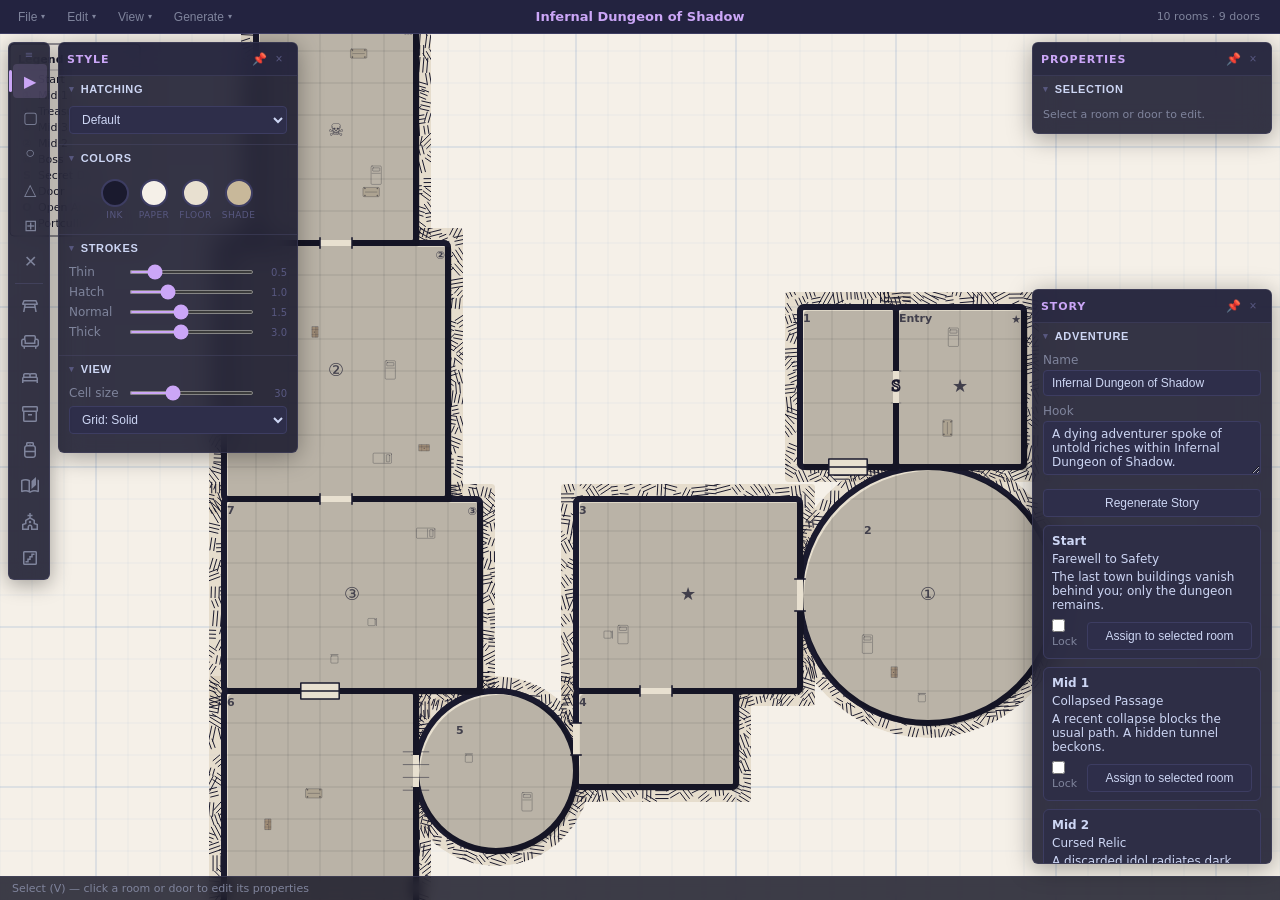
<file: index.html>
<!DOCTYPE html>
<html lang="en">
<head>
  <meta charset="utf-8">
  <meta name="viewport" content="width=device-width, initial-scale=1.0">
  <title>Dungeon Designer</title>
  <link rel="stylesheet" href="css/style.css">
  <link rel="stylesheet" href="https://fonts.googleapis.com/css2?family=Material+Symbols+Outlined:opsz,wght,FILL,GRAD@24,400,0,0">
</head>
<body>

  <div id="app">

    <!-- ═══════════════════════ TOP MENU BAR ═══════════════════════ -->
    <header id="menubar">

      <!-- File menu -->
      <div class="menu-item" data-menu="file">
        <button class="menu-trigger">File <span class="chevron">▾</span></button>
        <div class="menu-dropdown">
          <button id="btn-save-json">Save JSON <span class="shortcut">Ctrl+S</span></button>
          <button id="btn-load-json">Load JSON…</button>
          <input type="file" id="input-load-json" accept=".json">
          <div class="menu-sep"></div>
          <button id="btn-export-png">Export PNG</button>
          <button id="btn-export-svg">Export SVG</button>
          <div class="menu-sep"></div>
          <button id="btn-save-adventure">Save Adventure</button>
        </div>
      </div>

      <!-- Edit menu -->
      <div class="menu-item" data-menu="edit">
        <button class="menu-trigger">Edit <span class="chevron">▾</span></button>
        <div class="menu-dropdown">
          <button id="btn-undo">Undo <span class="shortcut">Ctrl+Z</span></button>
          <button id="btn-redo">Redo <span class="shortcut">Ctrl+Y</span></button>
          <div class="menu-sep"></div>
          <button id="btn-clear" class="menu-btn-danger">Clear All</button>
        </div>
      </div>

      <!-- View menu -->
      <div class="menu-item" data-menu="view">
        <button class="menu-trigger">View <span class="chevron">▾</span></button>
        <div class="menu-dropdown">
          <button data-toggle-panel="panel-style" data-checked="true">Style Panel</button>
          <button data-toggle-panel="panel-props" data-checked="true">Properties Panel</button>
          <button data-toggle-panel="panel-story" data-checked="true">Story Panel</button>
          <div class="menu-sep"></div>
          <button data-toggle-opt="chk-shadows" data-checked="true">Shadows</button>
          <button data-toggle-opt="chk-props" data-checked="true">Props</button>
          <button data-toggle-opt="chk-merge" data-checked="false">Merge Rooms</button>
          <button data-toggle-opt="chk-legend" data-checked="true">Legend</button>
          <button data-toggle-opt="chk-graph-paper" data-checked="true">Graph Paper</button>
          <button data-toggle-opt="chk-web-glyphs" data-checked="false">Web Glyphs</button>
          <button id="btn-resize" data-checked="false">Resize Rooms</button>
          <div class="menu-sep"></div>
          <button id="btn-reset-layout">Reset Panel Layout</button>
        </div>
      </div>

      <!-- Generate menu -->
      <div class="menu-item" data-menu="generate">
        <button class="menu-trigger">Generate <span class="chevron">▾</span></button>
        <div class="menu-dropdown">
          <div class="menu-control">
            <span>Seed</span>
            <input id="input-seed" type="number" value="12345" min="1" max="999999999">
          </div>
          <div class="menu-control">
            <span>Method</span>
            <select id="sel-gen-method">
              <option value="organic">Organic</option>
              <option value="bsp">BSP</option>
              <option value="classic">Rooms + Corridors</option>            <option value="caves">Caves (Perlin-like)</option>            </select>
          </div>
          <div class="menu-control">
            <span>Size</span>
            <select id="sel-gen-size">
              <option value="small">Small</option>
              <option value="medium" selected>Medium</option>
              <option value="large">Large</option>
            </select>
          </div>
          <div class="menu-sep"></div>
          <button id="btn-generate" class="menu-btn-accent">⚡ Generate Dungeon</button>
        </div>
      </div>

      <!-- Spacer -->
      <div class="menubar-spacer"></div>

      <!-- Center: dungeon title -->
      <span class="menubar-title" id="menubar-title">Dungeon Designer</span>

      <!-- Spacer -->
      <div class="menubar-spacer"></div>

      <!-- Right: stats -->
      <span class="menubar-stats" id="dungeon-stats">0 rooms · 0 doors</span>
    </header>

    <!-- ═══════════════════════ WORKSPACE ═══════════════════════ -->
    <div id="workspace">

      <!-- Canvas (fills workspace) -->
      <main id="canvas-area">
        <canvas id="dungeon-canvas"></canvas>
        <div id="status-bar"></div>
      </main>

      <!-- ── Tool Rail ── -->
      <div id="tool-rail">
        <div class="rail-grip" title="Drag tool rail">≡</div>
        <button class="tool-btn active" data-tool="select" data-tooltip="Select (V)">▶</button>
        <button class="tool-btn" data-tool="room" data-tooltip="Draw Room (R)">▢</button>
        <button class="tool-btn" data-tool="round-room" data-tooltip="Round Room (C)">○</button>
        <button class="tool-btn" data-tool="polygon" data-tooltip="Polygon Room (P)">△</button>
        <button class="tool-btn" data-tool="door" data-tooltip="Place Door (D)">⊞</button>
        <button class="tool-btn" data-tool="erase" data-tooltip="Erase (E)">✕</button>
        <div class="rail-separator"></div>
        <button class="tool-btn" data-tool="prop-table" data-tooltip="Table (1)"><span class="material-symbols-outlined">table_restaurant</span></button>
        <button class="tool-btn" data-tool="prop-chair" data-tooltip="Chair (2)"><span class="material-symbols-outlined">chair</span></button>
        <button class="tool-btn" data-tool="prop-bed" data-tooltip="Bed (3)"><span class="material-symbols-outlined">bed</span></button>
        <button class="tool-btn" data-tool="prop-chest" data-tooltip="Chest (4)"><span class="material-symbols-outlined">inventory_2</span></button>
        <button class="tool-btn" data-tool="prop-barrel" data-tooltip="Barrel (5)"><span class="material-symbols-outlined">propane_tank</span></button>
        <button class="tool-btn" data-tool="prop-bookshelf" data-tooltip="Bookshelf (6)"><span class="material-symbols-outlined">auto_stories</span></button>
        <button class="tool-btn" data-tool="prop-altar" data-tooltip="Altar (7)"><span class="material-symbols-outlined">church</span></button>
        <button class="tool-btn" data-tool="prop-stairs" data-tooltip="Stairs (8)"><span class="material-symbols-outlined">stairs</span></button>
      </div>

      <!-- ── Style Panel (left floating) ── -->
      <div class="floating-panel" id="panel-style">
        <div class="panel-titlebar">
          <h2>Style</h2>
          <button class="panel-titlebar-btn pin-btn" title="Pin panel" data-pinned="true">📌</button>
          <button class="panel-titlebar-btn close-btn" title="Close panel">×</button>
        </div>
        <div class="panel-body">

          <!-- Hatching -->
          <div class="collapse-section">
            <button class="collapse-header">
              <span class="section-chevron">▾</span> Hatching
            </button>
            <div class="collapse-content">
              <div class="ctrl-row">
                <select id="sel-hatching">
                  <option value="default">Default</option>
                  <option value="stonework">Stonework</option>
                  <option value="bricks">Bricks</option>
                  <option value="dots">Dots</option>
                  <option value="none">None</option>
                </select>
              </div>
            </div>
          </div>

          <!-- Colors -->
          <div class="collapse-section">
            <button class="collapse-header">
              <span class="section-chevron">▾</span> Colors
            </button>
            <div class="collapse-content">
              <div class="color-swatches">
                <label class="color-swatch">
                  <div class="swatch-circle" id="swatch-ink" style="background:#1a1a2e"></div>
                  <span class="swatch-label">Ink</span>
                  <input type="color" id="col-ink" value="#1a1a2e">
                </label>
                <label class="color-swatch">
                  <div class="swatch-circle" id="swatch-paper" style="background:#f5f0e8"></div>
                  <span class="swatch-label">Paper</span>
                  <input type="color" id="col-paper" value="#f5f0e8">
                </label>
                <label class="color-swatch">
                  <div class="swatch-circle" id="swatch-floor" style="background:#e8e0d0"></div>
                  <span class="swatch-label">Floor</span>
                  <input type="color" id="col-floor" value="#e8e0d0">
                </label>
                <label class="color-swatch">
                  <div class="swatch-circle" id="swatch-shading" style="background:#c8b89a"></div>
                  <span class="swatch-label">Shade</span>
                  <input type="color" id="col-shading" value="#c8b89a">
                </label>
              </div>
            </div>
          </div>

          <!-- Strokes -->
          <div class="collapse-section">
            <button class="collapse-header">
              <span class="section-chevron">▾</span> Strokes
            </button>
            <div class="collapse-content">
              <div class="ctrl-slider">
                <span class="slider-label">Thin</span>
                <input type="range" id="stroke-thin" min="0.2" max="2" step="0.1" value="0.5">
                <span class="slider-value">0.5</span>
              </div>
              <div class="ctrl-slider">
                <span class="slider-label">Hatch</span>
                <input type="range" id="stroke-hatch" min="0.2" max="3" step="0.1" value="1.0">
                <span class="slider-value">1.0</span>
              </div>
              <div class="ctrl-slider">
                <span class="slider-label">Normal</span>
                <input type="range" id="stroke-normal" min="0.5" max="3" step="0.1" value="1.5">
                <span class="slider-value">1.5</span>
              </div>
              <div class="ctrl-slider">
                <span class="slider-label">Thick</span>
                <input type="range" id="stroke-thick" min="1" max="6" step="0.2" value="3.0">
                <span class="slider-value">3.0</span>
              </div>
            </div>
          </div>

          <!-- View -->
          <div class="collapse-section">
            <button class="collapse-header">
              <span class="section-chevron">▾</span> View
            </button>
            <div class="collapse-content">
              <div class="ctrl-slider">
                <span class="slider-label">Cell size</span>
                <input type="range" id="cell-size" min="16" max="64" step="4" value="30">
                <span class="slider-value">30</span>
              </div>
              <div class="ctrl-row">
                <select id="sel-grid">
                  <option value="none">Grid: None</option>
                  <option value="dotted">Grid: Dotted</option>
                  <option value="dashed">Grid: Dashed</option>
                  <option value="solid" selected>Grid: Solid</option>
                </select>
              </div>
              <!-- Hidden checkboxes that the View menu and syncStyle read from -->
              <input type="checkbox" id="chk-shadows" checked style="display:none">
              <input type="checkbox" id="chk-props" checked style="display:none">
              <input type="checkbox" id="chk-merge" style="display:none">
              <input type="checkbox" id="chk-legend" checked style="display:none">
              <input type="checkbox" id="chk-graph-paper" checked style="display:none">
              <input type="checkbox" id="chk-web-glyphs" style="display:none">
            </div>
          </div>

        </div>
      </div>

      <!-- ── Properties Panel (right floating) ── -->
      <div class="floating-panel" id="panel-props">
        <div class="panel-titlebar">
          <h2>Properties</h2>
          <button class="panel-titlebar-btn pin-btn" title="Pin panel" data-pinned="true">📌</button>
          <button class="panel-titlebar-btn close-btn" title="Close panel">×</button>
        </div>
        <div class="panel-body">

          <div class="collapse-section">
            <button class="collapse-header">
              <span class="section-chevron">▾</span> Selection
            </button>
            <div class="collapse-content">
              <p id="props-empty" style="font-size:11px;color:var(--text-dim);padding:2px 0;">Select a room or door to edit.</p>

              <div id="props-room" style="display:none">
                <div class="ctrl-row">
                  <span>Label</span>
                  <input type="text" id="prop-room-label" placeholder="Room name…">
                </div>
                <div class="ctrl-row">
                  <span>Order</span>
                  <input type="text" id="prop-room-order" placeholder="Entry, 1, 2…">
                </div>
                <div class="ctrl-row">
                  <span>Type</span>
                  <select id="prop-room-type">
                    <option value="normal">Normal</option>
                    <option value="entrance">Entrance</option>
                    <option value="boss">Boss Room</option>
                    <option value="treasure">Treasure</option>
                    <option value="trap">Trap</option>
                  </select>
                </div>
                <div class="ctrl-row">
                  <span>Icon</span>
                  <select id="prop-room-icon">
                    <option value="none">— None —</option>
                    <option value="start">★ Start</option>
                    <option value="entrance">▲ Entrance</option>
                    <option value="exit">▼ Exit</option>
                    <option value="boss">☠ Boss</option>
                    <option value="treasure">★ Treasure</option>
                    <option value="trap">⚠ Trap</option>
                    <option value="shrine">✝ Shrine</option>
                    <option value="mid1">① Mid 1</option>
                    <option value="mid2">② Mid 2</option>
                    <option value="mid3">③ Mid 3</option>
                    <option value="arcane">✦ Arcane</option>
                    <option value="arcane">✦ Arcane</option>
                    <option value="prison">⊠ Prison</option>
                    <option value="armory">⚔ Armory</option>
                    <option value="forge">⚒ Forge</option>
                    <option value="throne">♛ Throne</option>
                    <option value="crypt">✠ Crypt</option>
                    <option value="library">≡ Library</option>
                    <option value="tavern">◆ Tavern</option>
                    <option value="guard">⊕ Guard Post</option>
                    <option value="puzzle">? Puzzle</option>
                  </select>
                </div>
                <div class="ctrl-row">
                  <span>Story Role</span>
                  <select id="prop-room-story-role">
                    <option value="none">None</option>
                    <option value="start">Start</option>
                    <option value="mid1">Mid 1</option>
                    <option value="mid2">Mid 2</option>
                    <option value="mid3">Mid 3</option>
                    <option value="boss">Boss</option>
                  </select>
                </div>
                <label class="ctrl-check">
                  <input type="checkbox" id="prop-room-water"> Contains water
                </label>
                <label class="ctrl-check">
                  <input type="checkbox" id="prop-room-columns"> Colonnades
                </label>
                <div class="ctrl-row">
                  <span>Notes</span>
                  <textarea id="prop-room-notes" rows="3" placeholder="Room description…"></textarea>
                </div>
                <button id="btn-delete-room" class="panel-btn danger">Delete Room</button>
              </div>

              <div id="props-door" style="display:none">
                <div class="ctrl-row">
                  <span>Door Type</span>
                  <select id="prop-door-type">
                    <option value="open">Open Archway</option>
                    <option value="door">Door</option>
                    <option value="locked">Locked Door</option>
                    <option value="secret">Secret Door</option>
                    <option value="portcullis">Portcullis</option>
                    <option value="stairs_up">Stairs Up</option>
                    <option value="stairs_down">Stairs Down</option>
                  </select>
                </div>
                <button id="btn-delete-door" class="panel-btn danger">Delete Door</button>
              </div>

              <div id="props-prop" style="display:none">
                <div class="ctrl-row">
                  <span>Decor Type</span>
                  <select id="prop-prop-type">
                    <option value="table">Table</option>
                    <option value="chair">Chair</option>
                    <option value="bed">Bed</option>
                    <option value="chest">Chest</option>
                    <option value="barrel">Barrel</option>
                    <option value="bookshelf">Bookshelf</option>
                    <option value="altar">Altar</option>
                    <option value="stairs">Stairs</option>
                  </select>
                </div>
                <div class="ctrl-row">
                  <span>Rotate</span>
                  <div style="display:flex;gap:4px">
                    <button id="btn-prop-rot-ccw" class="panel-btn" title="Rotate CCW (Q)">↺</button>
                    <button id="btn-prop-rot-cw" class="panel-btn" title="Rotate CW (W)">↻</button>
                  </div>
                </div>
                <button id="btn-delete-prop" class="panel-btn danger">Delete Prop</button>
              </div>
            </div>
          </div>

        </div>
      </div>

      <!-- ── Story Panel (right, lower floating) ── -->
      <div class="floating-panel" id="panel-story">
        <div class="panel-titlebar">
          <h2>Story</h2>
          <button class="panel-titlebar-btn pin-btn" title="Pin panel" data-pinned="true">📌</button>
          <button class="panel-titlebar-btn close-btn" title="Close panel">×</button>
        </div>
        <div class="panel-body">
          <div class="collapse-section">
            <button class="collapse-header">
              <span class="section-chevron">▾</span> Adventure
            </button>
            <div class="collapse-content">
              <div class="ctrl-row">
                <span>Name</span>
                <input type="text" id="story-name" placeholder="Dungeon name…">
              </div>
              <div class="ctrl-row">
                <span>Hook</span>
                <textarea id="story-hook" rows="3" placeholder="Adventure hook…"></textarea>
              </div>
              <div class="ctrl-row">
                <button id="btn-regenerate-story" class="panel-btn">Regenerate Story</button>
              </div>
              <div id="story-cards" class="story-cards"></div>
            </div>
          </div>
        </div>
      </div>

    </div>

  </div>

  <script type="module" src="js/main.js"></script>
</body>
</html>
</file>
<file: css/style.css>
*, *::before, *::after { box-sizing: border-box; margin: 0; padding: 0; }

:root {
  --bg-dark:    #1a1a2e;
  --bg-mid:     #232340;
  --bg-light:   #2e2e4a;
  --bg-hover:   #383860;
  --border:     #3d3d62;
  --border-light: rgba(74,74,106,0.45);
  --text:       #cdd6f4;
  --text-dim:   #7f849c;
  --text-muted: #585880;
  --accent:     #cba6f7;
  --accent-dim: rgba(203,166,247,0.15);
  --accent2:    #89b4fa;
  --green:      #a6e3a1;
  --peach:      #fab387;
  --teal:       #94e2d5;
  --danger:     #f38ba8;
  --panel-w:    240px;
  --rail-w:     42px;
  --topbar-h:   34px;
  --statusbar-h: 24px;
  --panel-glass: rgba(26,26,46,0.88);
  --panel-blur:  12px;
  --radius:     6px;
  --radius-sm:  4px;
  --transition: 180ms ease;
}

html, body {
  height: 100%; overflow: hidden;
  background: var(--bg-dark); color: var(--text);
  font-family: 'Inter', 'Segoe UI', system-ui, sans-serif;
  font-size: 13px;
}

/* ╔══════════════════════════════════════════════════════════════════════════╗
   ║  APP SHELL                                                             ║
   ╚══════════════════════════════════════════════════════════════════════════╝ */

#app {
  display: flex; flex-direction: column; height: 100%;
}

/* ╔══════════════════════════════════════════════════════════════════════════╗
   ║  TOP MENU BAR                                                          ║
   ╚══════════════════════════════════════════════════════════════════════════╝ */

#menubar {
  display: flex; align-items: center;
  height: var(--topbar-h); flex-shrink: 0;
  background: var(--bg-mid);
  border-bottom: 1px solid var(--border);
  padding: 0 8px;
  gap: 2px;
  z-index: 100;
  user-select: none;
}

/* Menu items (top-level) */
.menu-item {
  position: relative;
}

.menu-item > .menu-trigger {
  display: flex; align-items: center; gap: 4px;
  background: none; border: none; color: var(--text-dim);
  font-size: 12px; padding: 5px 10px;
  border-radius: var(--radius-sm);
  cursor: pointer;
  transition: background var(--transition), color var(--transition);
}

.menu-item > .menu-trigger:hover,
.menu-item.open > .menu-trigger {
  background: var(--bg-hover);
  color: var(--text);
}

.menu-trigger .chevron {
  font-size: 8px;
  transition: transform var(--transition);
}

.menu-item.open .menu-trigger .chevron {
  transform: rotate(180deg);
}

/* Dropdown panel */
.menu-dropdown {
  display: none;
  position: absolute;
  top: 100%; left: 0;
  min-width: 200px;
  background: var(--panel-glass);
  backdrop-filter: blur(var(--panel-blur));
  -webkit-backdrop-filter: blur(var(--panel-blur));
  border: 1px solid var(--border);
  border-radius: var(--radius);
  padding: 4px;
  box-shadow: 0 8px 32px rgba(0,0,0,0.45);
  z-index: 200;
  animation: menuSlideDown 150ms ease;
}

.menu-item.open > .menu-dropdown {
  display: block;
}

@keyframes menuSlideDown {
  from { opacity: 0; transform: translateY(-4px); }
  to   { opacity: 1; transform: translateY(0); }
}

/* Dropdown items */
.menu-dropdown button,
.menu-dropdown label {
  display: flex; align-items: center; gap: 8px;
  width: 100%;
  background: none; border: none; color: var(--text);
  font-size: 12px; padding: 6px 10px;
  border-radius: var(--radius-sm);
  cursor: pointer;
  transition: background var(--transition);
  text-align: left;
  white-space: nowrap;
}

.menu-dropdown button:hover,
.menu-dropdown label:hover {
  background: var(--bg-hover);
}

.menu-dropdown button .shortcut {
  margin-left: auto;
  color: var(--text-muted);
  font-size: 11px;
}

.menu-dropdown .menu-sep {
  height: 1px;
  background: var(--border);
  margin: 4px 8px;
}

/* Inline controls inside menu dropdowns */
.menu-dropdown .menu-control {
  display: flex; align-items: center; gap: 8px;
  padding: 6px 10px; font-size: 12px; color: var(--text-dim);
}

.menu-dropdown .menu-control select,
.menu-dropdown .menu-control input[type="number"] {
  background: var(--bg-light); color: var(--text);
  border: 1px solid var(--border); border-radius: var(--radius-sm);
  padding: 3px 6px; font-size: 12px; cursor: pointer;
}

.menu-dropdown .menu-control input[type="number"] {
  width: 100px;
}

.menu-dropdown .menu-btn-accent {
  color: var(--accent); font-weight: 600;
}
.menu-dropdown .menu-btn-accent:hover {
  background: var(--accent-dim);
}

.menu-dropdown .menu-btn-danger {
  color: var(--danger);
}
.menu-dropdown .menu-btn-danger:hover {
  background: rgba(243,139,168,0.12);
}

/* Toggle items with checkmarks */
.menu-dropdown button[data-checked="true"]::before {
  content: '✓';
  font-size: 11px;
  color: var(--accent);
  width: 16px;
  text-align: center;
  flex-shrink: 0;
}
..menu-dropdown button[data-checked="false"]::before {
  content: '';
  width: 16px;
  flex-shrink: 0;
}

.story-cards {
  display: grid;
  gap: 8px;
  margin-top: 8px;
}
.story-card {
  background: rgba(45, 45, 70, 0.8);
  border: 1px solid var(--border);
  border-radius: 6px;
  padding: 8px;
}
.story-card h3 {
  font-size: 12px;
  margin-bottom: 4px;
}
.story-card p {
  font-size: 12px;
  margin: 0 0 4px;
}
.story-card .lock-row {
  display: flex;
  align-items: center;
  gap: 4px;
  font-size: 11px;
  color: var(--text-dim);
}
}

/* Menubar spacer & right section */
.menubar-spacer { flex: 1; }

#menubar {
  position: relative;
}

.menubar-title {
  position: absolute;
  left: 50%;
  transform: translateX(-50%);
  min-width: 240px;
  max-width: 400px;
  width: auto;
  font-weight: 600;
  font-size: 13px;
  color: var(--accent);
  text-align: center;
  white-space: nowrap;
  overflow: hidden;
  text-overflow: ellipsis;
  z-index: 1;
}

.menubar-stats {
  margin-left: auto;
  z-index: 1;
  font-size: 11px;
  color: var(--text-dim);
  padding: 0 12px;
  white-space: nowrap;
}

/* ╔══════════════════════════════════════════════════════════════════════════╗
   ║  WORKSPACE                                                             ║
   ╚══════════════════════════════════════════════════════════════════════════╝ */

#workspace {
  position: relative;
  flex: 1;
  overflow: hidden;
}

/* ╔══════════════════════════════════════════════════════════════════════════╗
   ║  TOOL RAIL (left vertical strip)                                       ║
   ╚══════════════════════════════════════════════════════════════════════════╝ */

#tool-rail {
  position: absolute;
  top: 8px; left: 8px;
  width: var(--rail-w);
  display: flex; flex-direction: column; gap: 2px;
  cursor: grab;
  background: var(--panel-glass);
  backdrop-filter: blur(var(--panel-blur));
  -webkit-backdrop-filter: blur(var(--panel-blur));
  border: 1px solid var(--border-light);
  border-radius: var(--radius);
  padding: 4px;
  box-shadow: 0 4px 20px rgba(0,0,0,0.35);
  z-index: 50;
}

#tool-rail .tool-btn {
  display: flex; align-items: center; justify-content: center;
  width: 34px; height: 34px;
  background: none;
  border: none;
  border-radius: var(--radius-sm);
  color: var(--text-dim);
  font-size: 16px;
  cursor: pointer;
  transition: all var(--transition);
  position: relative;
}

#tool-rail .tool-btn .material-symbols-outlined {
  font-size: 20px;
}

#tool-rail .tool-btn:hover {
  background: var(--bg-hover);
  color: var(--text);
}

#tool-rail .tool-btn.active {
  background: var(--accent-dim);
  color: var(--accent);
}

#tool-rail .tool-btn.active::before {
  content: '';
  position: absolute;
  left: -4px; top: 6px; bottom: 6px;
  width: 3px;
  background: var(--accent);
  border-radius: 2px;
}

/* Tooltip for tool rail */
#tool-rail .tool-btn::after {
  content: attr(data-tooltip);
  position: absolute;
  left: calc(100% + 8px); top: 50%;
  transform: translateY(-50%);
  background: var(--bg-dark);
  color: var(--text);
  font-size: 11px;
  padding: 4px 8px;
  border-radius: var(--radius-sm);
  border: 1px solid var(--border);
  white-space: nowrap;
  pointer-events: none;
  opacity: 0;
  transition: opacity 150ms ease;
  z-index: 100;
}

#tool-rail .tool-btn:hover::after {
  opacity: 1;
}

#tool-rail .rail-grip {
  cursor: grab;
  user-select: none;
  color: var(--text-muted);
  text-align: center;
  padding: 2px;
  font-size: 10px;
}

#tool-rail .rail-grip:hover {
  color: var(--text);
}

#tool-rail .rail-separator {
  width: 28px;
  height: 1px;
  background: var(--text-muted);
  opacity: 0.4;
  margin: 3px auto;
}

/* ╔══════════════════════════════════════════════════════════════════════════╗
   ║  FLOATING PANELS                                                       ║
   ╚══════════════════════════════════════════════════════════════════════════╝ */

.floating-panel {
  position: absolute;
  width: var(--panel-w);
  background: var(--panel-glass);
  backdrop-filter: blur(var(--panel-blur));
  -webkit-backdrop-filter: blur(var(--panel-blur));
  border: 1px solid var(--border-light);
  border-radius: var(--radius);
  box-shadow: 0 4px 24px rgba(0,0,0,0.35);
  z-index: 40;
  overflow: hidden;
  transition: opacity var(--transition);
}

.floating-panel.hidden {
  display: none;
}

/* Panel positions */
#panel-style {
  top: 8px; left: 58px;
}
#panel-props {
  top: 8px; right: 8px;
}
#panel-story {
  bottom: 36px; right: 8px;
}

/* Panel title bar */
.panel-titlebar {
  display: flex; align-items: center;
  padding: 6px 8px;
  background: rgba(35,35,64,0.6);
  border-bottom: 1px solid var(--border-light);
  cursor: default;
  user-select: none;
}

.panel-titlebar h2 {
  font-size: 11px;
  font-weight: 700;
  text-transform: uppercase;
  letter-spacing: 0.08em;
  color: var(--accent);
  flex: 1;
}

.panel-titlebar-btn {
  display: flex; align-items: center; justify-content: center;
  width: 20px; height: 20px;
  background: none; border: none;
  color: var(--text-muted);
  font-size: 12px;
  cursor: pointer;
  border-radius: 3px;
  transition: all var(--transition);
}

.panel-titlebar-btn:hover {
  background: var(--bg-hover);
  color: var(--text);
}

.panel-titlebar-btn.pinned {
  color: var(--accent);
}

/* Panel body */
.panel-body {
  padding: 0;
  max-height: 60vh;
  overflow-y: auto;
}

/* ╔══════════════════════════════════════════════════════════════════════════╗
   ║  COLLAPSIBLE SECTIONS (inside panels)                                  ║
   ╚══════════════════════════════════════════════════════════════════════════╝ */

.collapse-section {
  border-bottom: 1px solid var(--border-light);
}

.collapse-section:last-child {
  border-bottom: none;
}

.collapse-header {
  display: flex; align-items: center; gap: 6px;
  padding: 7px 10px;
  background: none; border: none; color: var(--text);
  font-size: 11px; font-weight: 600;
  text-transform: uppercase;
  letter-spacing: 0.06em;
  cursor: pointer;
  width: 100%;
  text-align: left;
  transition: background var(--transition);
}

.collapse-header:hover {
  background: rgba(255,255,255,0.03);
}

.collapse-header .section-chevron {
  font-size: 9px;
  color: var(--text-muted);
  transition: transform var(--transition);
  flex-shrink: 0;
}

.collapse-section.collapsed .section-chevron {
  transform: rotate(-90deg);
}

.collapse-content {
  padding: 4px 10px 10px;
  overflow: hidden;
  transition: max-height 200ms ease, padding 200ms ease;
}

.collapse-section.collapsed .collapse-content {
  max-height: 0 !important;
  padding-top: 0;
  padding-bottom: 0;
}

/* ╔══════════════════════════════════════════════════════════════════════════╗
   ║  PANEL CONTROLS (inside collapsible sections)                          ║
   ╚══════════════════════════════════════════════════════════════════════════╝ */

/* Standard label + control */
.ctrl-row {
  display: flex; flex-direction: column; gap: 3px;
  margin-bottom: 8px;
  font-size: 12px;
  color: var(--text-dim);
}

.ctrl-row:last-child { margin-bottom: 0; }

.ctrl-row select,
.ctrl-row input[type="text"],
.ctrl-row input[type="number"],
.ctrl-row textarea {
  background: var(--bg-light);
  color: var(--text);
  border: 1px solid var(--border);
  border-radius: var(--radius-sm);
  padding: 5px 8px;
  font-size: 12px;
  width: 100%;
  transition: border-color var(--transition);
}

.ctrl-row select:focus,
.ctrl-row input:focus,
.ctrl-row textarea:focus {
  outline: none;
  border-color: var(--accent);
}

.ctrl-row textarea {
  resize: vertical;
  font-family: inherit;
}

/* Slider with value */
.ctrl-slider {
  display: flex; align-items: center; gap: 6px;
  margin-bottom: 6px;
  font-size: 12px;
  color: var(--text-dim);
}

.ctrl-slider span.slider-label {
  width: 54px;
  flex-shrink: 0;
}

.ctrl-slider input[type="range"] {
  flex: 1 1 auto;
  min-width: 0;
  max-width: calc(100% - 90px);
  accent-color: var(--accent);
  height: 4px;
}

.ctrl-slider .slider-value {
  width: 28px;
  text-align: right;
  font-size: 10px;
  color: var(--text-muted);
  font-variant-numeric: tabular-nums;
}

/* Checkbox row */
.ctrl-check {
  display: flex; align-items: center; gap: 6px;
  margin-bottom: 5px;
  font-size: 12px;
  color: var(--text);
  cursor: pointer;
}

.ctrl-check input[type="checkbox"] {
  accent-color: var(--accent);
  cursor: pointer;
}

/* ╔══════════════════════════════════════════════════════════════════════════╗
   ║  SMART COLOR SWATCHES                                                  ║
   ╚══════════════════════════════════════════════════════════════════════════╝ */

.color-swatches {
  display: flex; gap: 10px; flex-wrap: wrap;
  justify-content: center;
  padding: 4px 0;
}

.color-swatch {
  display: flex; flex-direction: column; align-items: center; gap: 3px;
  cursor: pointer;
  position: relative;
}

.color-swatch .swatch-circle {
  width: 28px; height: 28px;
  border-radius: 50%;
  border: 2px solid var(--border);
  transition: border-color var(--transition), transform var(--transition);
  position: relative;
  overflow: hidden;
}

.color-swatch:hover .swatch-circle {
  border-color: var(--text-dim);
  transform: scale(1.1);
}

.color-swatch .swatch-label {
  font-size: 9px;
  color: var(--text-muted);
  text-transform: uppercase;
  letter-spacing: 0.05em;
}

.color-swatch input[type="color"] {
  position: absolute;
  top: 0; left: 0;
  width: 28px; height: 28px;
  opacity: 0;
  cursor: pointer;
}

/* ╔══════════════════════════════════════════════════════════════════════════╗
   ║  PANEL BUTTONS                                                         ║
   ╚══════════════════════════════════════════════════════════════════════════╝ */

.panel-btn {
  width: 100%;
  padding: 6px;
  border-radius: var(--radius-sm);
  border: 1px solid var(--border);
  background: var(--bg-light);
  color: var(--text);
  cursor: pointer;
  font-size: 12px;
  margin-top: 6px;
  transition: all var(--transition);
}

.panel-btn:hover {
  background: var(--bg-hover);
}

.panel-btn.danger {
  border-color: var(--danger);
  color: var(--danger);
}

.panel-btn.danger:hover {
  background: var(--danger);
  color: var(--bg-dark);
}

/* ╔══════════════════════════════════════════════════════════════════════════╗
   ║  CANVAS AREA                                                           ║
   ╚══════════════════════════════════════════════════════════════════════════╝ */

#canvas-area {
  position: absolute;
  top: 0; left: 0; right: 0; bottom: 0;
  overflow: hidden;
  background: #0e0e1a;
  background-image:
    linear-gradient(rgba(255,255,255,.025) 1px, transparent 1px),
    linear-gradient(90deg, rgba(255,255,255,.025) 1px, transparent 1px);
  background-size: 30px 30px;
  cursor: crosshair;
}

#canvas-area.tool-select     { cursor: default; }
#canvas-area.tool-room       { cursor: crosshair; }
#canvas-area.tool-round-room { cursor: crosshair; }
#canvas-area.tool-polygon    { cursor: crosshair; }
#canvas-area.tool-door       { cursor: cell; }
#canvas-area.tool-erase      { cursor: not-allowed; }

#dungeon-canvas { display: block; }

/* ╔══════════════════════════════════════════════════════════════════════════╗
   ║  STATUS BAR                                                            ║
   ╚══════════════════════════════════════════════════════════════════════════╝ */

#status-bar {
  position: absolute;
  bottom: 0; left: 0; right: 0;
  height: var(--statusbar-h);
  padding: 4px 12px;
  font-size: 11px;
  color: var(--text-dim);
  background: rgba(20,20,36,0.82);
  backdrop-filter: blur(6px);
  -webkit-backdrop-filter: blur(6px);
  border-top: 1px solid var(--border-light);
  pointer-events: none;
  white-space: nowrap;
  overflow: hidden;
  z-index: 30;
  display: flex; align-items: center;
}

/* ╔══════════════════════════════════════════════════════════════════════════╗
   ║  HIDDEN FILE INPUT                                                     ║
   ╚══════════════════════════════════════════════════════════════════════════╝ */

#input-load-json { display: none; }

/* ╔══════════════════════════════════════════════════════════════════════════╗
   ║  SCROLLBARS                                                            ║
   ╚══════════════════════════════════════════════════════════════════════════╝ */

::-webkit-scrollbar { width: 5px; }
::-webkit-scrollbar-track { background: transparent; }
::-webkit-scrollbar-thumb { background: var(--border); border-radius: 3px; }
::-webkit-scrollbar-thumb:hover { background: var(--text-muted); }

/* ╔══════════════════════════════════════════════════════════════════════════╗
   ║  RESPONSIVE: ensure panels don't crowd at smaller sizes                ║
   ╚══════════════════════════════════════════════════════════════════════════╝ */

@media (max-width: 1200px) {
  :root { --panel-w: 190px; }
}

/* ╔══════════════════════════════════════════════════════════════════════════╗
   ║  TOUCH / TABLET                                                        ║
   ╚══════════════════════════════════════════════════════════════════════════╝ */

/* Prevent browser gestures on the canvas — we handle everything ourselves */
#canvas-area,
#dungeon-canvas {
  touch-action: none;
}

/* Coarse pointer = finger / stylus — enlarge touch targets */
@media (pointer: coarse) {
  :root {
    --topbar-h: 44px;
    --rail-w: 52px;
  }

  /* Menubar */
  #menubar { padding: 0 6px; gap: 1px; }
  .menu-item > .menu-trigger { padding: 8px 12px; font-size: 13px; }
  .menu-dropdown button,
  .menu-dropdown label { padding: 10px 12px; font-size: 13px; }

  /* Tool rail — larger buttons */
  #tool-rail { padding: 5px; gap: 3px; }
  #tool-rail .tool-btn {
    width: 44px; height: 44px;
    font-size: 18px;
  }
  #tool-rail .tool-btn .material-symbols-outlined { font-size: 22px; }
  #tool-rail .rail-separator { width: 36px; margin: 4px auto; }

  /* Panel titlebar buttons need to be tappable */
  .panel-titlebar { padding: 8px 10px; }
  .panel-titlebar-btn { width: 30px; height: 30px; font-size: 16px; }

  /* Panel controls — larger inputs and buttons */
  .panel-body select,
  .panel-body input[type="text"],
  .panel-body input[type="number"],
  .panel-body textarea { font-size: 14px; padding: 6px 8px; }
  .panel-btn { padding: 8px 10px; font-size: 13px; }
  .ctrl-check { padding: 4px 0; font-size: 13px; }
  .ctrl-check input[type="checkbox"] { width: 18px; height: 18px; }

  /* Collapse headers need bigger tap area */
  .collapse-header { padding: 8px; font-size: 12px; }

  /* Status bar */
  #status-bar { font-size: 12px; height: 28px; }
}

/* Tablet-sized screens — stack panels differently */
@media (max-width: 900px) {
  :root { --panel-w: 200px; }

  /* Shift style panel below the taller rail */
  #panel-style { left: 8px; top: auto; bottom: 36px; }

  /* Panels can go max 45vh so they don't eat the canvas */
  .panel-body { max-height: 40vh; }
}

/* Small tablets / large phones — collapse panels narrower */
@media (max-width: 600px) {
  :root { --panel-w: 170px; }

  .floating-panel { border-radius: var(--radius-sm); }
  .panel-body { max-height: 35vh; }

  /* Hide the menubar title to save space */
  .menubar-title { display: none !important; }
  .menubar-stats { display: none !important; }
}
</file>
